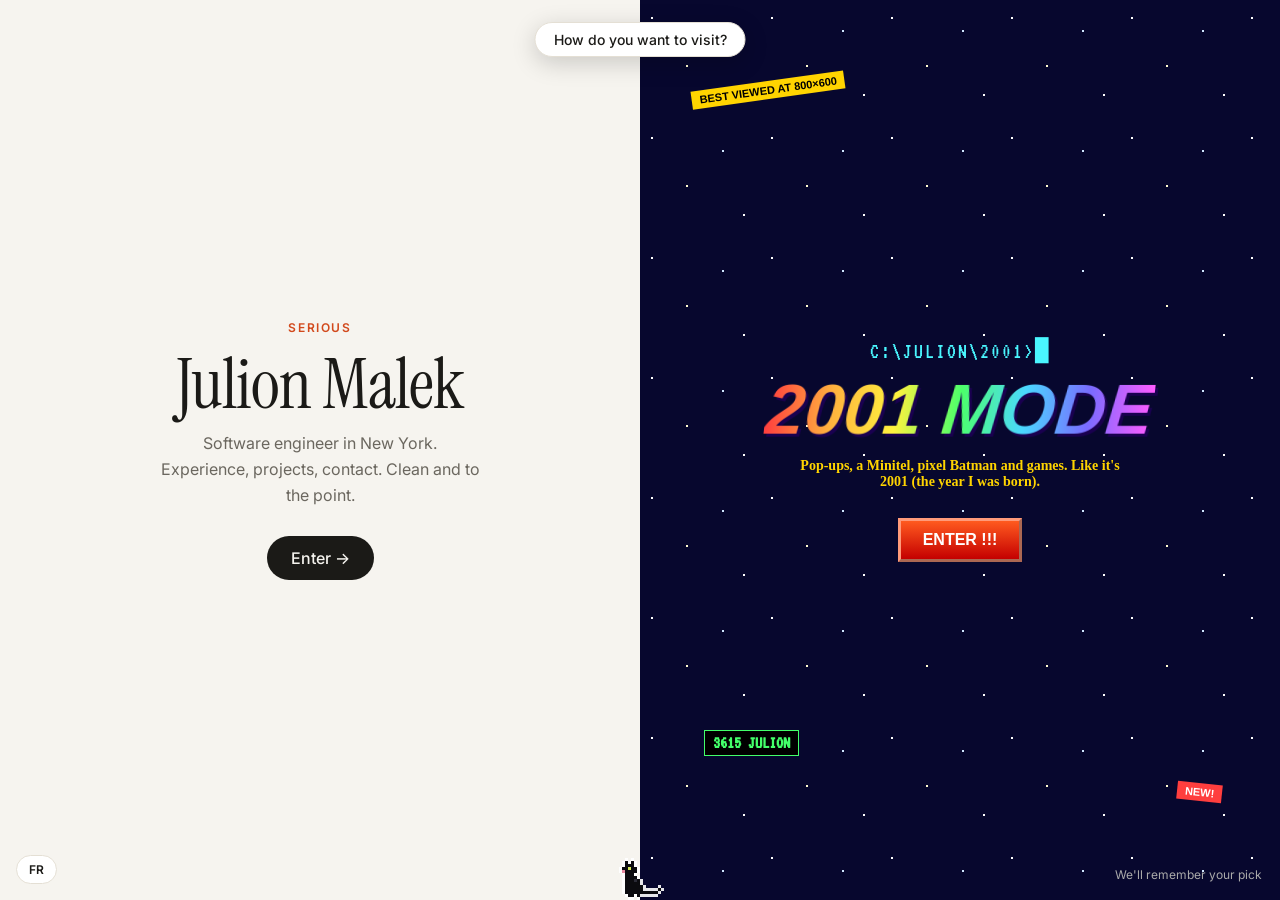
<file: index.html>
<!doctype html>
<html lang="en">
<head>
  <meta charset="utf-8">
  <meta name="viewport" content="width=device-width, initial-scale=1">
  <title>Julion Malek</title>
  <meta name="description" content="Julion Malek, software engineer in New York. Pick your version: serious, or 2001.">
  <script>
    // Returning visitors go straight to the version they picked last time.
    // Add ?choose to the URL to see this page again.
    try {
      var pref = localStorage.getItem("site");
      if (pref && location.search.indexOf("choose") === -1) location.replace(pref === "y2k" ? "/y2k/" : "/pro/");
    } catch (e) {}
  </script>
  <link rel="icon" href="/favicon.ico" sizes="any">
  <link rel="icon" href="/favicon.svg" type="image/svg+xml">
  <link rel="apple-touch-icon" href="/apple-touch-icon.png">
  <link rel="preconnect" href="https://fonts.googleapis.com">
  <link rel="preconnect" href="https://fonts.gstatic.com" crossorigin>
  <link href="https://fonts.googleapis.com/css2?family=Instrument+Serif&family=Inter:wght@400;500;600&family=VT323&display=swap" rel="stylesheet">
  <style>
    * { box-sizing: border-box; }
    html, body { margin: 0; height: 100%; }
    body { background: #f6f4ef; overflow: hidden; }
    .split { display: grid; grid-template-columns: 1fr 1fr; height: 100%; }
    .side {
      position: relative; display: flex; flex-direction: column; justify-content: center; align-items: center;
      text-align: center; padding: 40px 32px; text-decoration: none; overflow: hidden;
      transition: flex .3s;
    }
    .side .go { margin-top: 28px; display: inline-block; transition: transform .2s; }
    .side:hover .go, .side:focus-visible .go { transform: translateY(-3px) scale(1.04); }

    /* serious */
    .pro { background: #f6f4ef; color: #1b1a17; font-family: Inter, -apple-system, sans-serif; }
    .pro .kicker { font-size: 12px; letter-spacing: 1.6px; text-transform: uppercase; color: #d2491c; font-weight: 600; }
    .pro h2 { font: 400 clamp(40px, 5.5vw, 72px)/1 "Instrument Serif", Georgia, serif; margin: 14px 0 12px; letter-spacing: -1px; }
    .pro p { color: #6b675f; max-width: 320px; margin: 0; line-height: 1.6; }
    .pro .go { background: #1b1a17; color: #f6f4ef; padding: 12px 24px; border-radius: 999px; font-weight: 500; }

    /* y2k */
    .y2k {
      color: #fff; font-family: Verdana, sans-serif;
      background-color: #07072e;
      background-image:
        radial-gradient(1.2px 1.2px at 12px 18px, #fff 99%, transparent),
        radial-gradient(1px 1px at 47px 66px, #fffbd0 99%, transparent),
        radial-gradient(1.5px 1.5px at 83px 31px, #cfe6ff 99%, transparent),
        radial-gradient(1px 1px at 104px 95px, #fff 99%, transparent);
      background-size: 120px 120px;
    }
    .y2k .kicker { font: 22px VT323, monospace; color: #4af6ff; letter-spacing: 2px; }
    .y2k .kicker::after { content: "█"; animation: blink 1s steps(1) infinite; }
    .y2k h2 {
      font: italic 900 clamp(40px, 5.5vw, 72px)/1 Impact, "Arial Black", sans-serif; margin: 12px 0;
      background: linear-gradient(90deg, #ff3e3e, #ffb13e, #fff23e, #4cff6a, #4ad8ff, #7a6bff, #ff5cff);
      -webkit-background-clip: text; background-clip: text; color: transparent;
      filter: drop-shadow(3px 3px 0 #1a0050); transform: skewX(-6deg);
    }
    .y2k p { font: bold 14px "Comic Sans MS", "Chalkboard SE", cursive; color: #ffd400; max-width: 320px; margin: 0; }
    .y2k .go {
      background: linear-gradient(#ff5a1f, #c40000); color: #fff; border: 3px outset #ff9a7a;
      font: bold 16px "Arial Black", Verdana, sans-serif; padding: 10px 22px;
      animation: blink 1.2s steps(1) infinite;
    }
    .y2k .tag { position: absolute; font: bold 11px Verdana, sans-serif; padding: 3px 8px; transform: rotate(-8deg); }
    .y2k .t1 { top: 9%; left: 8%; background: #ffd400; color: #000; }
    .y2k .t2 { bottom: 11%; right: 9%; background: #ff3e3e; color: #fff; transform: rotate(6deg); animation: blink .9s steps(1) infinite; }
    .y2k .t3 { bottom: 16%; left: 10%; background: #000; color: #43ff6a; font-family: VT323, monospace; font-size: 18px; border: 1px solid #43ff6a; transform: none; }
    @keyframes blink { 50% { opacity: 0; } }

    /* the question + Batman on the seam */
    .question {
      position: fixed; top: 22px; left: 50%; transform: translateX(-50%); z-index: 2;
      background: #fff; color: #1b1a17; border: 1px solid #e4dfd4; border-radius: 999px;
      padding: 8px 18px; font: 500 14px Inter, sans-serif; white-space: nowrap; box-shadow: 0 6px 24px rgba(0,0,0,.18);
    }
    #seam-cat { position: fixed; left: 50%; bottom: 0; transform: translateX(-50%); image-rendering: pixelated; z-index: 2; pointer-events: none; }
    .lang {
      position: fixed; bottom: 16px; left: 16px; z-index: 3; font: 600 12px Inter, sans-serif;
      background: #fff; border: 1px solid #e4dfd4; border-radius: 999px; padding: 6px 12px; cursor: pointer; color: #1b1a17;
    }
    .note { position: fixed; bottom: 18px; right: 18px; z-index: 3; font: 12px Inter, sans-serif; color: #aaa; }

    @media (max-width: 720px) {
      body { overflow: auto; }
      .split { grid-template-columns: 1fr; grid-template-rows: 1fr 1fr; min-height: 100%; }
      .question { position: absolute; }
      #seam-cat { display: none; }
      .side { padding-top: 72px; }
      .note { display: none; }
    }
    @media (prefers-reduced-motion: reduce) { * { animation: none !important; transition: none !important; } }
  </style>
</head>
<body>
  <div class="question" id="q">How do you want to visit?</div>
  <main class="split">
    <a class="side pro" href="/pro/" data-site="pro">
      <span class="kicker" data-t="pro_k">Serious</span>
      <h2>Julion Malek</h2>
      <p data-t="pro_p">Software engineer in New York. Experience, projects, contact. Clean and to the point.</p>
      <span class="go" data-t="pro_go">Enter →</span>
    </a>
    <a class="side y2k" href="/y2k/" data-site="y2k">
      <span class="tag t1" data-t="t1">BEST VIEWED AT 800×600</span>
      <span class="tag t3">3615 JULION</span>
      <span class="tag t2">NEW!</span>
      <span class="kicker" data-t="y2k_k">C:\JULION\2001&gt;</span>
      <h2 data-t="y2k_h">2001 MODE</h2>
      <p data-t="y2k_p">Pop-ups, a Minitel, pixel Batman and games. Like it's 2001 (the year I was born).</p>
      <span class="go" data-t="y2k_go">ENTER !!!</span>
    </a>
  </main>
  <canvas id="seam-cat" width="54" height="42" aria-hidden="true"></canvas>
  <button class="lang" id="lang">FR</button>
  <span class="note" data-t="note">We'll remember your pick</span>

  <script src="/assets/js/sprites.js"></script>
  <script>
    (function () {
      var T = {
        en: { q: "How do you want to visit?", pro_k: "Serious", pro_p: "Software engineer in New York. Experience, projects, contact. Clean and to the point.", pro_go: "Enter →",
              t1: "BEST VIEWED AT 800×600", y2k_k: "C:\\JULION\\2001>", y2k_h: "2001 MODE", y2k_p: "Pop-ups, a Minitel, pixel Batman and games. Like it's 2001 (the year I was born).", y2k_go: "ENTER !!!", note: "We'll remember your pick", lang: "FR" },
        fr: { q: "Comment voulez-vous visiter ?", pro_k: "Sérieux", pro_p: "Ingénieur logiciel à New York. Parcours, projets, contact. Clair et net.", pro_go: "Entrer →",
              t1: "AFFICHAGE OPTIMAL 800×600", y2k_k: "C:\\JULION\\2001>", y2k_h: "MODE 2001", y2k_p: "Des pop-ups, un Minitel, Batman en pixels et des jeux. Comme en 2001 (l'année de ma naissance).", y2k_go: "ENTRER !!!", note: "Votre choix sera mémorisé", lang: "EN" },
      };
      var get = function (k, d) { try { var v = localStorage.getItem(k); return v === null ? d : v; } catch (e) { return d; } };
      var set = function (k, v) { try { localStorage.setItem(k, v); } catch (e) {} };
      var lang = get("lang", (navigator.language || "en").toLowerCase().indexOf("fr") === 0 ? "fr" : "en");
      function render() {
        var t = T[lang];
        document.documentElement.lang = lang;
        document.getElementById("q").textContent = t.q;
        document.getElementById("lang").textContent = t.lang;
        document.querySelectorAll("[data-t]").forEach(function (el) { el.textContent = t[el.dataset.t]; });
      }
      document.getElementById("lang").addEventListener("click", function () { lang = lang === "fr" ? "en" : "fr"; set("lang", lang); render(); });
      document.querySelectorAll("[data-site]").forEach(function (a) { a.addEventListener("click", function () { set("site", a.dataset.site); }); });
      render();

      // Batman sits on the seam and looks toward whichever side you hover
      var c = document.getElementById("seam-cat").getContext("2d");
      var draw = function (flip) { c.clearRect(0, 0, 54, 42); Sprites.draw(c, "sit", 3, 3, 3, { flip: flip, outline: "rgba(255,255,255,.9)" }); };
      draw(true);
      document.querySelector(".pro").addEventListener("mouseenter", function () { draw(true); });
      document.querySelector(".y2k").addEventListener("mouseenter", function () { draw(false); });
    })();
  </script>
</body>
</html>
</file>
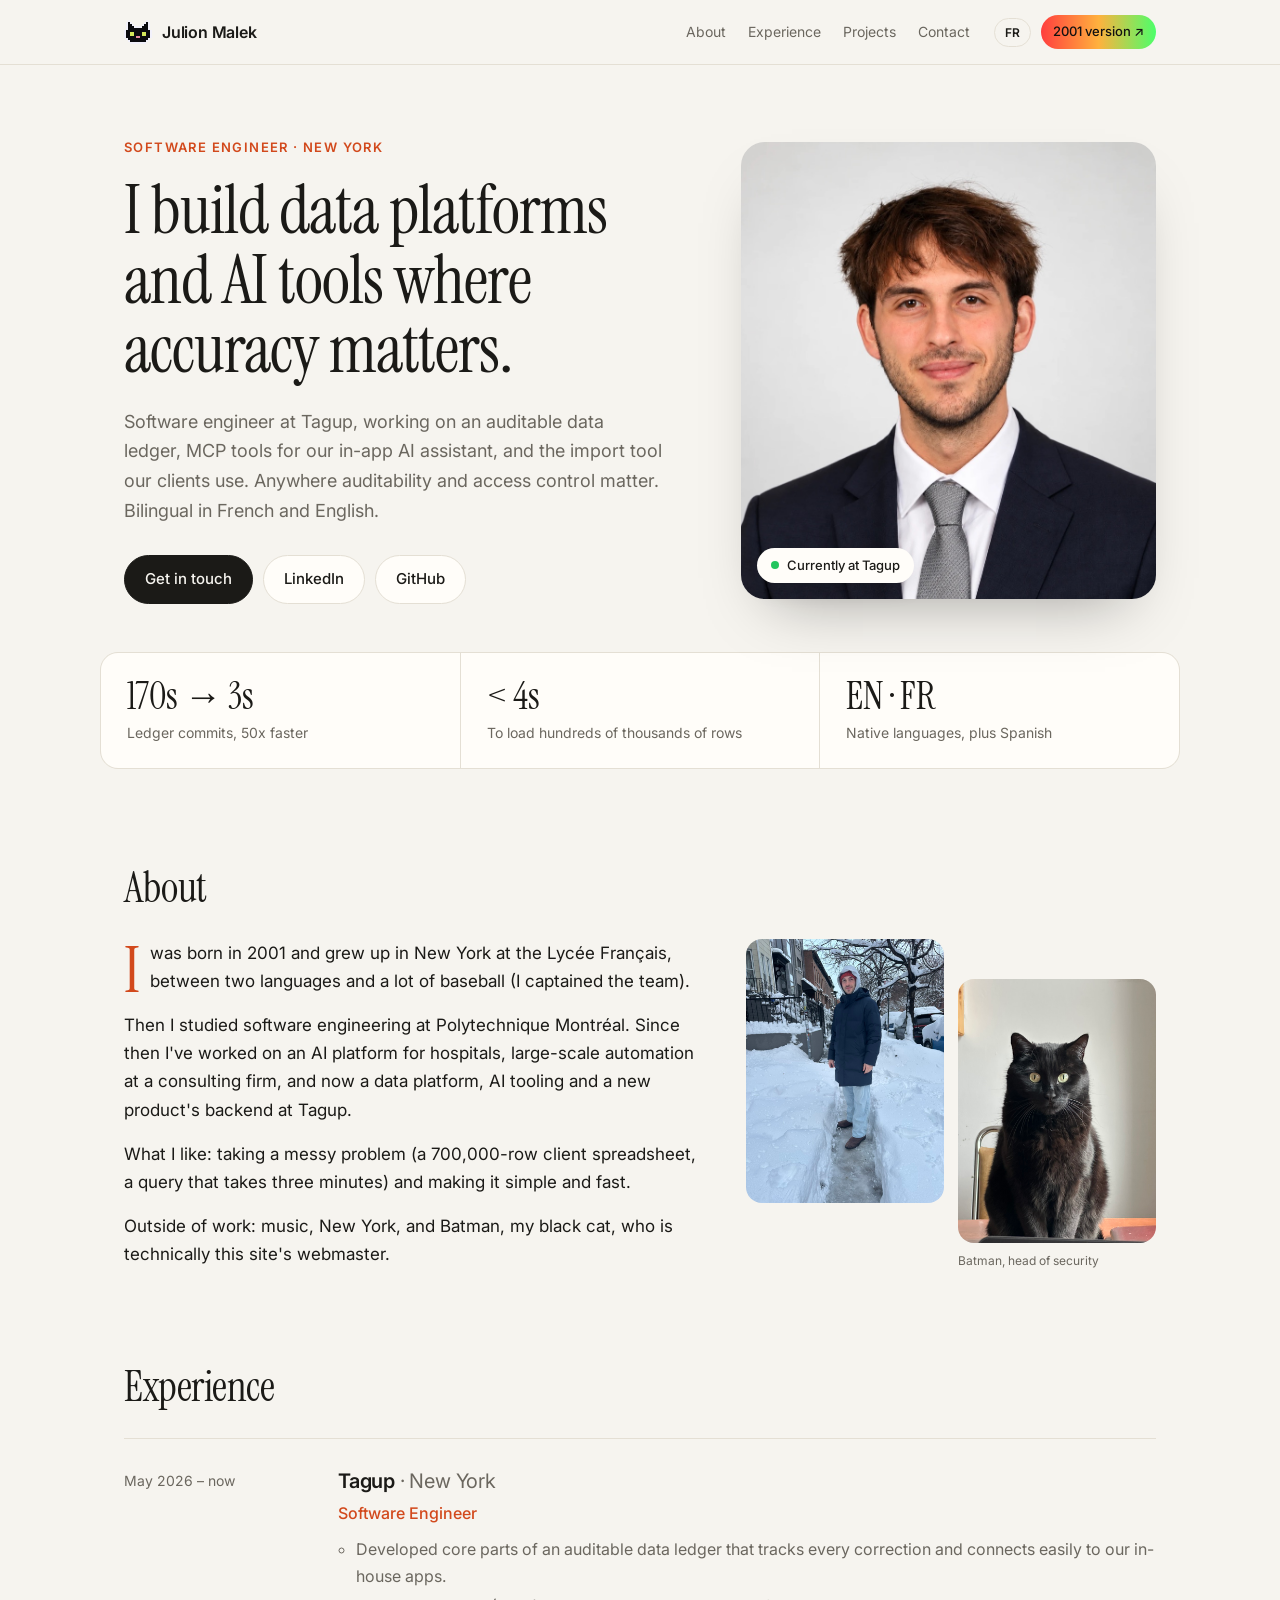
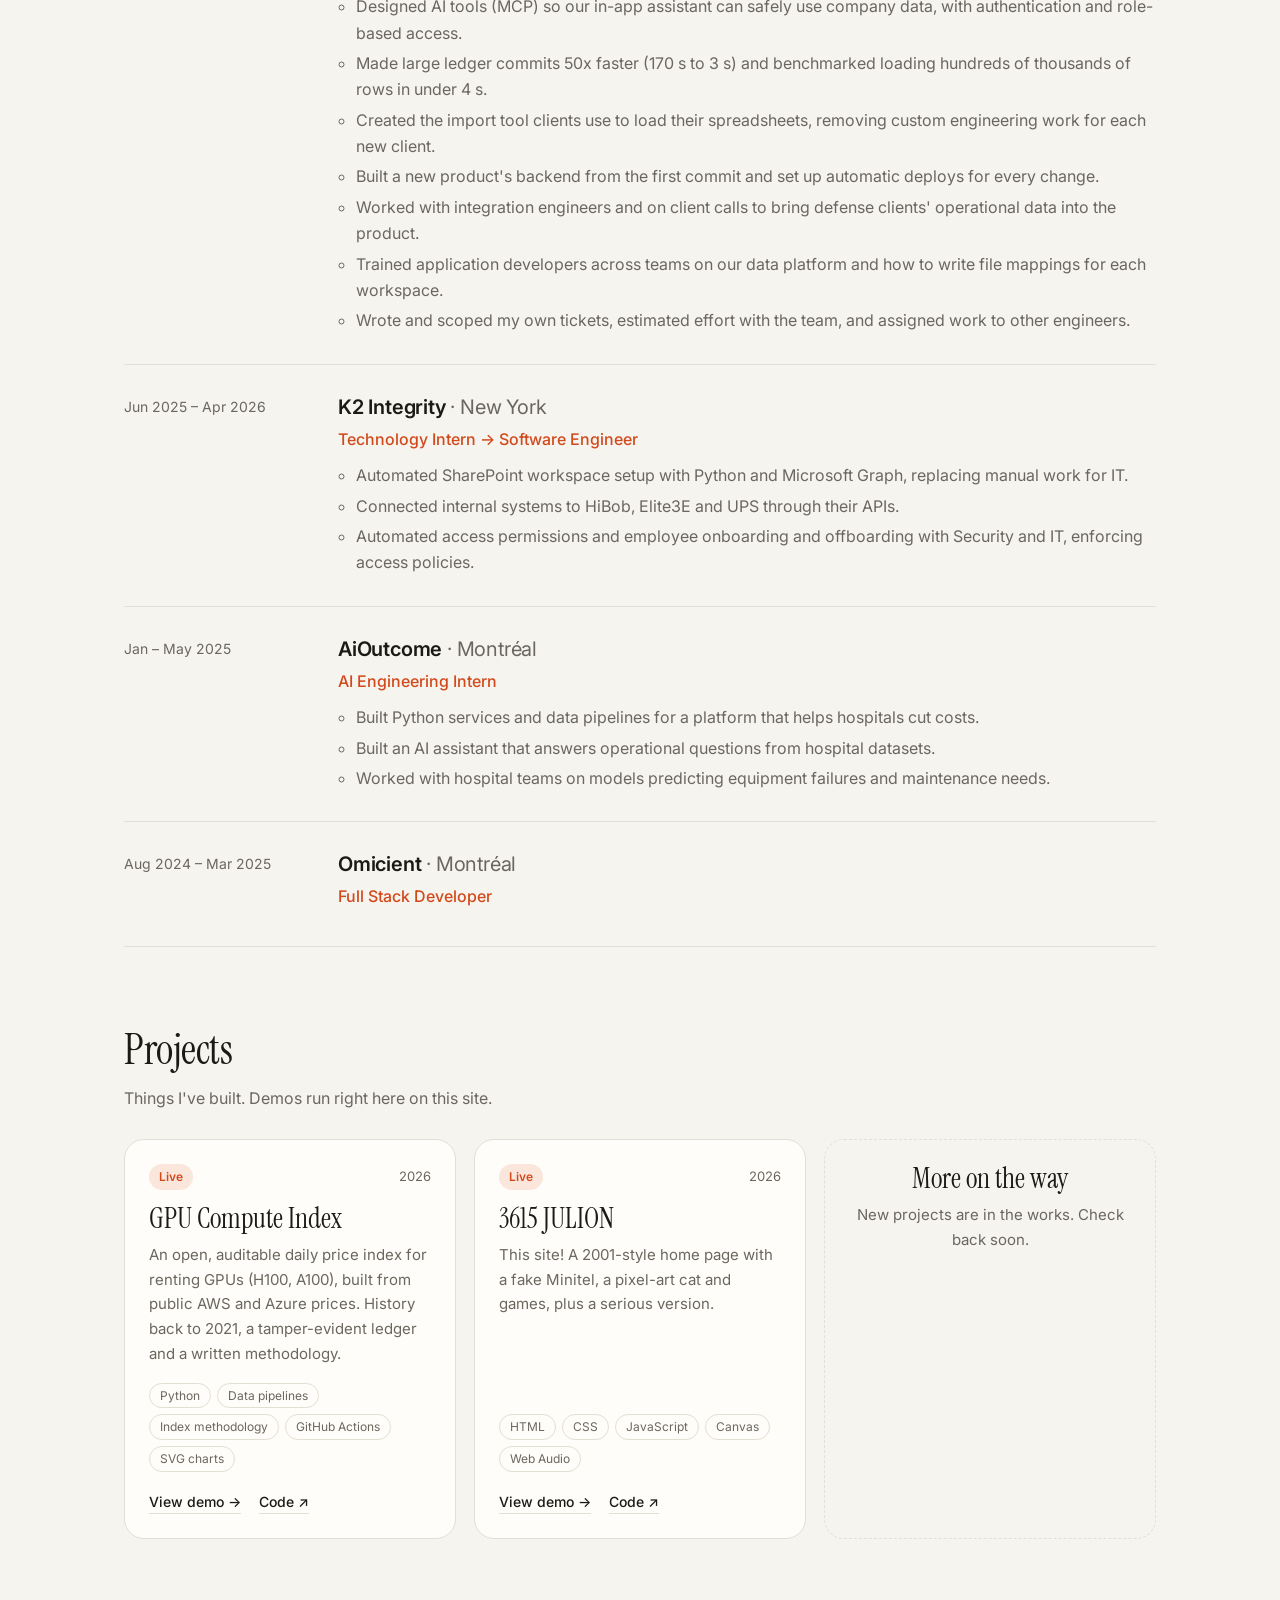
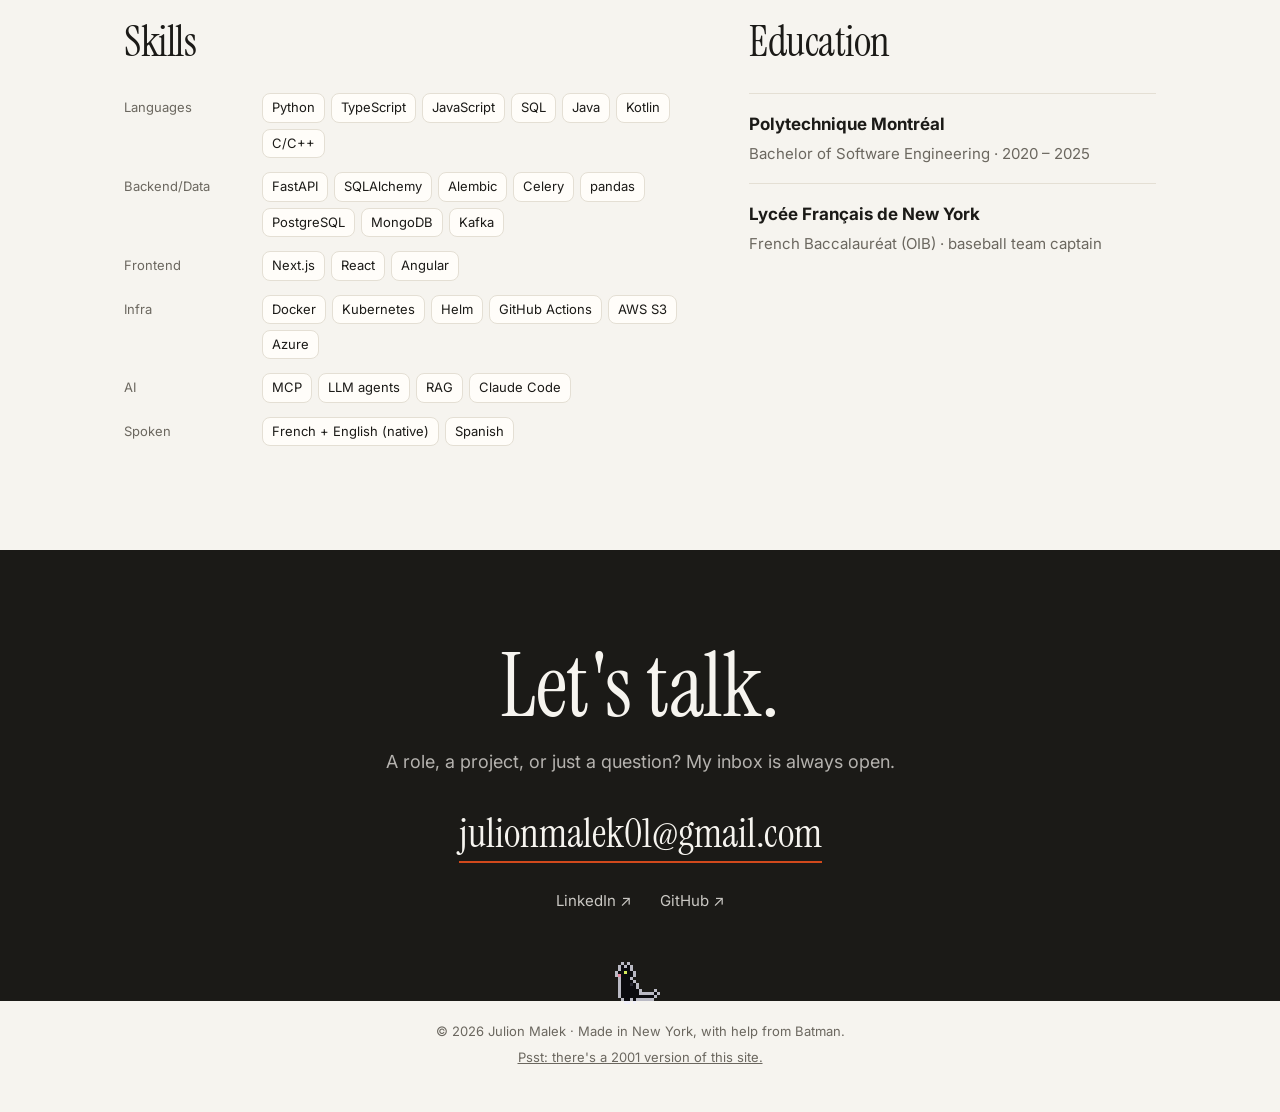
<file: pro/index.html>
<!doctype html>
<html lang="en">
<head>
  <meta charset="utf-8">
  <meta name="viewport" content="width=device-width, initial-scale=1">
  <title>Julion Malek · Software Engineer</title>
  <meta name="description" content="Julion Malek, software engineer in New York. Data platforms, AI tools (MCP), Python, PostgreSQL.">
  <link rel="icon" href="/favicon.ico" sizes="any">
  <link rel="icon" href="/favicon.svg" type="image/svg+xml">
  <link rel="apple-touch-icon" href="/apple-touch-icon.png">
  <link rel="preconnect" href="https://fonts.googleapis.com">
  <link rel="preconnect" href="https://fonts.gstatic.com" crossorigin>
  <link href="https://fonts.googleapis.com/css2?family=Instrument+Serif:ital@0;1&family=Inter:wght@400;500;600&display=swap" rel="stylesheet">
  <link rel="stylesheet" href="/assets/css/pro.css">
</head>
<body>
  <header class="nav">
    <div class="wrap nav-inner">
      <a class="logo" href="#top"><canvas id="logo-cat" width="28" height="24" aria-hidden="true"></canvas>Julion Malek</a>
      <nav class="nav-links">
        <a href="#about" data-t="nav_about">About</a>
        <a href="#experience" data-t="nav_exp">Experience</a>
        <a href="#projects" data-t="nav_projects">Projects</a>
        <a href="#contact" data-t="nav_contact">Contact</a>
      </nav>
      <div class="nav-actions">
        <button class="lang" id="lang" aria-label="Switch language">FR</button>
        <a class="y2k-btn" id="to-y2k" href="/y2k/"><span data-t="y2k">2001 version</span> ↗</a>
      </div>
    </div>
  </header>

  <main id="top">
    <section class="hero wrap">
      <div class="hero-text">
        <p class="eyebrow" data-t="eyebrow">Software Engineer · New York</p>
        <h1 data-t="hero">I build the plumbing that gets messy data where it needs to go.</h1>
        <p class="lead" data-t="hero_sub"></p>
        <div class="cta">
          <a class="btn primary" id="mail-btn" href="#"><span data-t="cta_mail">Get in touch</span></a>
          <a class="btn" id="li-btn" href="#" target="_blank" rel="noopener">LinkedIn</a>
          <a class="btn" id="gh-btn" href="#" target="_blank" rel="noopener">GitHub</a>
        </div>
      </div>
      <figure class="hero-photo">
        <img src="/assets/img/julion-headshot.jpg" alt="Julion Malek">
        <figcaption><span class="pulse"></span><span data-t="now">Currently at Tagup</span></figcaption>
      </figure>
    </section>

    <section class="stats wrap">
      <div class="stat"><b>170s → 3s</b><span data-t="stat1"></span></div>
      <div class="stat"><b>&lt; 4s</b><span data-t="stat2"></span></div>
      <div class="stat"><b>EN · FR</b><span data-t="stat3"></span></div>
    </section>

    <section class="section wrap about" id="about">
      <h2 data-t="about_title">About</h2>
      <div class="about-grid">
        <div class="about-text" id="about-text"></div>
        <div class="about-photos">
          <figure><img src="/assets/img/julion-snow.jpg" alt="" loading="lazy"></figure>
          <figure><img src="/assets/img/batman-3.jpg" alt="Batman the cat" loading="lazy"><figcaption data-t="batman_cap"></figcaption></figure>
        </div>
      </div>
    </section>

    <section class="section wrap" id="experience">
      <h2 data-t="exp_title">Experience</h2>
      <ol class="timeline" id="timeline"></ol>
    </section>

    <section class="section wrap" id="projects">
      <h2 data-t="projects_title">Projects</h2>
      <p class="section-sub" data-t="projects_sub"></p>
      <div class="cards" id="cards"></div>
    </section>

    <section class="section wrap two-col">
      <div>
        <h2 data-t="skills_title">Skills</h2>
        <dl class="skills" id="skills"></dl>
      </div>
      <div>
        <h2 data-t="edu_title">Education</h2>
        <div id="edu"></div>
      </div>
    </section>

    <section class="contact" id="contact">
      <div class="wrap">
        <h2 data-t="contact_title">Let's talk.</h2>
        <p data-t="contact_sub"></p>
        <a class="big-mail" id="big-mail" href="#"></a>
        <div class="contact-links">
          <a id="li-2" href="#" target="_blank" rel="noopener">LinkedIn ↗</a>
          <a id="gh-2" href="#" target="_blank" rel="noopener">GitHub ↗</a>
        </div>
      </div>
    </section>
  </main>

  <footer class="foot wrap">
    <canvas id="foot-cat" width="64" height="48" aria-hidden="true" title="Batman"></canvas>
    <p>© 2026 Julion Malek · <span data-t="footer"></span></p>
    <p><a href="/y2k/" id="psst" data-t="psst"></a></p>
  </footer>

  <script src="/assets/js/content.js"></script>
  <script src="/assets/js/sprites.js"></script>
  <script src="/assets/js/pro.js"></script>
</body>
</html>
</file>
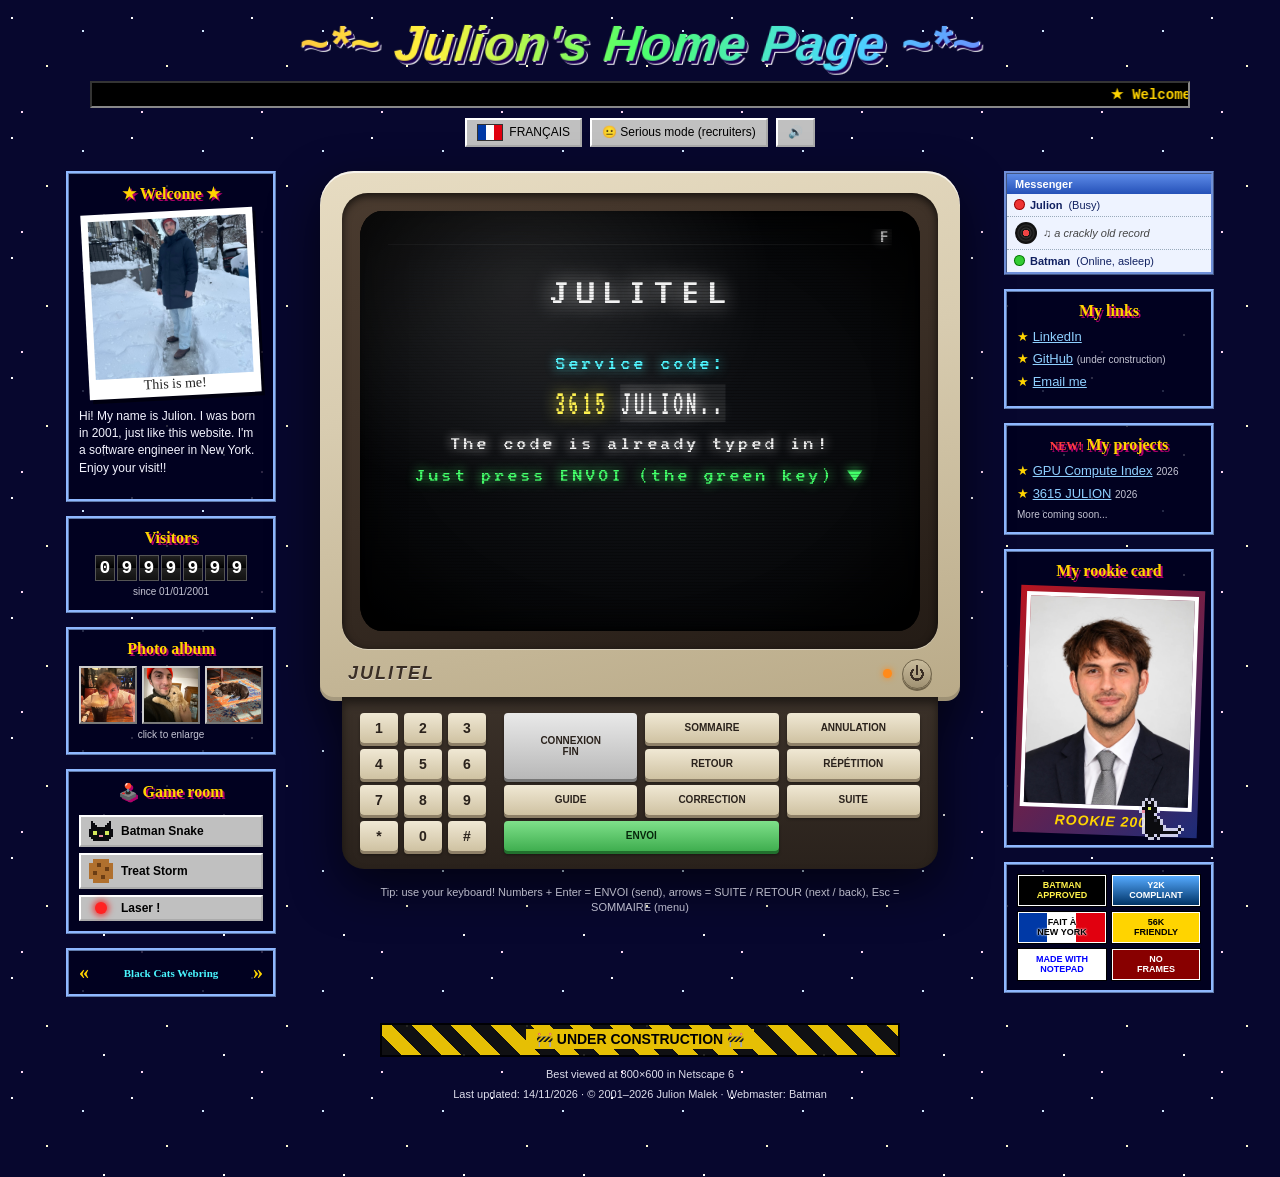
<file: y2k/index.html>
<!doctype html>
<html lang="fr">
<head>
  <meta charset="utf-8">
  <meta name="viewport" content="width=device-width, initial-scale=1">
  <title>3615 JULION — La page perso de Julion Malek</title>
  <meta name="description" content="Julion Malek, software engineer in New York. Born in 2001, like this website.">
  <link rel="icon" href="/favicon.ico" sizes="any">
  <link rel="icon" href="/favicon.svg" type="image/svg+xml">
  <link rel="apple-touch-icon" href="/apple-touch-icon.png">
  <link rel="preconnect" href="https://fonts.googleapis.com">
  <link rel="preconnect" href="https://fonts.gstatic.com" crossorigin>
  <link href="https://fonts.googleapis.com/css2?family=VT323&display=swap" rel="stylesheet">
  <link rel="stylesheet" href="/assets/css/style.css">
</head>
<body>
  <!-- ================= 2001 HOMEPAGE FRAME ================= -->
  <header class="top">
    <h1 class="wordart" data-i18n="title">~*~ La page perso de Julion ~*~</h1>
    <marquee class="ticker" scrollamount="5" data-i18n="ticker">★ Bienvenue sur mon site !!! ★ Branchez le Julitel ci-dessous et tapez 3615 JULION ★ Batman (le chat) est le webmaster ★ Signez mon livre d'or ★ Ce site est optimisé pour un modem 56k ★</marquee>
    <div class="top-buttons">
      <button class="flag-btn" id="lang-toggle" title="Français / English">
        <span class="flag" id="flag"><i></i><i></i><i></i></span>
        <span id="lang-label">ENGLISH</span>
      </button>
      <button class="bevel-btn" id="boring-btn" data-i18n="boring">😐 Mode sérieux (recruteurs)</button>
      <button class="bevel-btn" id="sound-btn">🔊</button>
    </div>
  </header>

  <main class="layout">
    <!-- LEFT COLUMN -->
    <aside class="col left">
      <section class="box">
        <h2 class="box-title blink-slow" data-i18n="welcome">★ Bienvenue ★</h2>
        <div class="polaroid tilt-l" data-view="/assets/img/julion-snow.jpg" data-cap="cap_snow">
          <img src="/assets/img/julion-snow.jpg" alt="Julion in the snow" loading="lazy">
          <span data-i18n="cap_me">C'est moi !</span>
        </div>
        <p class="small" data-i18n="intro">Salut ! Je m'appelle Julion. Je suis né en 2001, tout comme ce site. Je suis ingénieur logiciel à New York. Bonne visite !!</p>
      </section>

      <section class="box">
        <h2 class="box-title" data-i18n="visitors">Visiteurs</h2>
        <div class="counter" id="counter" aria-label="visitor counter"></div>
        <p class="tiny" data-i18n="since">depuis le 01/01/2001</p>
      </section>

      <section class="box">
        <h2 class="box-title" data-i18n="album">Album photo</h2>
        <div class="thumbs">
          <button class="thumb" data-view="/assets/img/julion-guinness.jpg" data-cap="cap_guinness"><img src="/assets/img/julion-guinness.jpg" alt="" loading="lazy"></button>
          <button class="thumb" data-view="/assets/img/julion-puppy.jpg" data-cap="cap_puppy"><img src="/assets/img/julion-puppy.jpg" alt="" loading="lazy"></button>
          <button class="thumb" data-view="/assets/img/batman-4.jpg" data-cap="cap_b4"><img src="/assets/img/batman-4.jpg" alt="" loading="lazy"></button>
        </div>
        <p class="tiny" data-i18n="click_enlarge">cliquez pour agrandir</p>
      </section>

      <section class="box games-box">
        <h2 class="box-title" data-i18n="games_room">🕹️ Salle de jeux</h2>
        <button class="game-btn" data-game="snake"><canvas class="sprite" data-sprite="face" width="24" height="20"></canvas><span data-i18n="g_snake">Batman Serpent</span></button>
        <button class="game-btn" data-game="catch"><canvas class="sprite" data-sprite="croq" width="24" height="24"></canvas><span data-i18n="g_catch">Pluie de croquettes</span></button>
        <button class="game-btn" data-game="laser"><span class="laser-dot"></span><span>Laser !</span></button>
      </section>

      <section class="box webring">
        <span>&laquo;</span>
        <span data-i18n="webring">Webring des Chats Noirs</span>
        <span>&raquo;</span>
      </section>
    </aside>

    <!-- CENTER: THE JULITEL -->
    <section class="middle">
      <div class="julitel" id="julitel">
        <div class="case">
          <div class="bezel">
            <div class="screen" id="screen" tabindex="0" aria-live="polite">
              <div class="screen-inner" id="screen-inner"></div>
              <div class="scanlines"></div>
              <div class="glare"></div>
            </div>
          </div>
          <div class="case-bottom">
            <span class="brand">JULITEL</span>
            <span class="led" id="led"></span>
            <button class="power" id="power" title="Marche / Arrêt">⏻</button>
          </div>
        </div>
        <div class="keyboard">
          <div class="keypad" id="keypad">
            <button data-key="1">1</button><button data-key="2">2</button><button data-key="3">3</button>
            <button data-key="4">4</button><button data-key="5">5</button><button data-key="6">6</button>
            <button data-key="7">7</button><button data-key="8">8</button><button data-key="9">9</button>
            <button data-key="*">*</button><button data-key="0">0</button><button data-key="#">#</button>
          </div>
          <div class="fkeys">
            <button class="fk conn" data-fn="CONNEXION">Connexion<br>Fin</button>
            <button class="fk" data-fn="SOMMAIRE">Sommaire</button>
            <button class="fk" data-fn="ANNULATION">Annulation</button>
            <button class="fk" data-fn="RETOUR">Retour</button>
            <button class="fk" data-fn="REPETITION">Répétition</button>
            <button class="fk" data-fn="GUIDE">Guide</button>
            <button class="fk" data-fn="CORRECTION">Correction</button>
            <button class="fk" data-fn="SUITE">Suite</button>
            <button class="fk envoi" data-fn="ENVOI">Envoi</button>
          </div>
        </div>
      </div>
      <p class="hint" data-i18n="hint">Astuce : utilisez votre clavier ! Chiffres + Entrée = ENVOI, flèches = SUITE / RETOUR, Échap = SOMMAIRE</p>
    </section>

    <!-- RIGHT COLUMN -->
    <aside class="col right">
      <section class="box messenger">
        <div class="msn-head">Messenger</div>
        <div class="msn-row"><span class="dot busy"></span> <b>Julion</b> <span data-i18n="busy">(Occupé)</span></div>
        <div class="msn-row now"><span class="vinyl"></span><span id="now-playing"></span></div>
        <div class="msn-row"><span class="dot online"></span> <b>Batman</b> <span data-i18n="online">(En ligne, dort)</span></div>
      </section>

      <section class="box">
        <h2 class="box-title" data-i18n="links">Mes liens</h2>
        <ul class="links">
          <li><a href="https://www.linkedin.com/in/julion-malek-7a814a267/" target="_blank" rel="noopener">LinkedIn</a></li>
          <li><a href="https://github.com/julionmalek" target="_blank" rel="noopener">GitHub</a> <span class="tiny" data-i18n="wip">(en construction)</span></li>
          <li><a href="#" data-goto="contact" data-i18n="email_me">M'écrire</a></li>
        </ul>
      </section>

      <section class="box">
        <h2 class="box-title"><span class="new">NEW!</span> <span data-i18n="my_projects">Mes projets</span></h2>
        <ul class="links" id="y2k-projects"></ul>
        <p class="tiny" data-i18n="more_soon">D'autres arrivent bientôt...</p>
      </section>

      <section class="box">
        <h2 class="box-title" data-i18n="card_title">Ma carte rookie</h2>
        <button class="mini-card" id="open-card" aria-label="Open baseball card">
          <img src="/assets/img/julion-headshot.jpg" alt="">
          <span>ROOKIE 2001</span>
        </button>
      </section>

      <section class="box badges">
        <span class="b88 b-cat">BATMAN<br>APPROVED</span>
        <span class="b88 b-y2k">Y2K<br>COMPLIANT</span>
        <span class="b88 b-fr">FAIT À<br>NEW YORK</span>
        <span class="b88 b-56k">56K<br>FRIENDLY</span>
        <span class="b88 b-np">MADE WITH<br>NOTEPAD</span>
        <span class="b88 b-no">NO<br>FRAMES</span>
      </section>
    </aside>
  </main>

  <footer class="foot">
    <div class="construction"><span data-i18n="construction">🚧 SITE EN CONSTRUCTION 🚧</span></div>
    <p data-i18n="best_viewed">Meilleur affichage en 800×600 avec Netscape 6</p>
    <p><span data-i18n="updated">Dernière mise à jour :</span> 14/11/2026 · © 2001–2026 Julion Malek · <span data-i18n="webmaster">Webmaster : Batman</span></p>
  </footer>

  <div id="windows"></div>
  <canvas id="cat" width="48" height="36" aria-hidden="true"></canvas>
  <div id="cat-bubble" class="cat-bubble" hidden></div>

  <script src="/assets/js/content.js"></script>
  <script src="/assets/js/ui.js"></script>
  <script src="/assets/js/sprites.js"></script>
  <script src="/assets/js/games.js"></script>
  <script src="/assets/js/minitel.js"></script>
  <script src="/assets/js/cat.js"></script>
  <script src="/assets/js/main.js"></script>
</body>
</html>
</file>
<file: assets/css/pro.css>
/* Julion Malek — the serious site */
:root {
  --bg: #f6f4ef;
  --surface: #fffdf9;
  --ink: #1b1a17;
  --muted: #6b675f;
  --line: #e4dfd4;
  --accent: #d2491c;
  --accent-soft: #fbe6dc;
  --serif: "Instrument Serif", Georgia, "Times New Roman", serif;
  --sans: Inter, -apple-system, BlinkMacSystemFont, "Segoe UI", Helvetica, Arial, sans-serif;
}
@media (prefers-color-scheme: dark) {
  :root {
    --bg: #131210; --surface: #1c1a17; --ink: #f1ede4; --muted: #a39d91; --line: #2f2c27;
    --accent: #ff7a45; --accent-soft: #3a2218;
  }
}
* { box-sizing: border-box; }
html { scroll-behavior: smooth; scroll-padding-top: 80px; }
body { margin: 0; background: var(--bg); color: var(--ink); font: 16px/1.65 var(--sans); -webkit-font-smoothing: antialiased; }
img { max-width: 100%; display: block; }
a { color: inherit; }
.wrap { max-width: 1080px; margin: 0 auto; padding: 0 24px; }

/* nav */
.nav { position: sticky; top: 0; z-index: 10; background: color-mix(in srgb, var(--bg) 85%, transparent); backdrop-filter: blur(10px); border-bottom: 1px solid var(--line); }
.nav-inner { display: flex; align-items: center; gap: 24px; height: 64px; }
.logo { display: flex; align-items: center; gap: 10px; font-weight: 600; text-decoration: none; letter-spacing: -.2px; }
.logo canvas { image-rendering: pixelated; }
.nav-links { display: flex; gap: 22px; margin-left: auto; font-size: 14px; }
.nav-links a { text-decoration: none; color: var(--muted); transition: color .15s; }
.nav-links a:hover { color: var(--ink); }
.nav-actions { display: flex; gap: 10px; align-items: center; }
.lang { font: 600 12px var(--sans); background: none; color: var(--ink); border: 1px solid var(--line); border-radius: 999px; padding: 6px 10px; cursor: pointer; }
.lang:hover { border-color: var(--ink); }
.y2k-btn {
  font-size: 13px; text-decoration: none; padding: 6px 12px; border-radius: 999px; font-weight: 500;
  background: linear-gradient(90deg, #ff3e3e, #ffb13e, #4cff6a, #4ad8ff, #a46bff); color: #111;
  background-size: 200% 100%; transition: background-position .5s;
}
.y2k-btn:hover { background-position: 100% 0; }

/* hero */
.hero { display: grid; grid-template-columns: 1.35fr 1fr; gap: 56px; align-items: center; padding-top: 72px; padding-bottom: 48px; }
.eyebrow { color: var(--accent); font-weight: 600; font-size: 13px; letter-spacing: 1.4px; text-transform: uppercase; margin: 0 0 18px; }
h1 { font: 400 clamp(40px, 6vw, 68px)/1.02 var(--serif); letter-spacing: -1px; margin: 0 0 22px; }
.lead { font-size: 18px; color: var(--muted); max-width: 540px; margin: 0 0 30px; }
.cta { display: flex; gap: 10px; flex-wrap: wrap; }
.btn { display: inline-flex; align-items: center; padding: 11px 20px; border-radius: 999px; border: 1px solid var(--line); text-decoration: none; font-weight: 500; font-size: 15px; background: var(--surface); transition: transform .15s, border-color .15s; }
.btn:hover { transform: translateY(-1px); border-color: var(--ink); }
.btn.primary { background: var(--ink); color: var(--bg); border-color: var(--ink); }
.hero-photo { margin: 0; position: relative; }
.hero-photo img { border-radius: 24px; aspect-ratio: 4 / 4.4; object-fit: cover; width: 100%; box-shadow: 0 30px 60px -30px rgba(0,0,0,.35); }
.hero-photo figcaption {
  position: absolute; left: 16px; bottom: 16px; display: flex; align-items: center; gap: 8px;
  background: var(--surface); color: var(--ink); padding: 7px 14px; border-radius: 999px; font-size: 13px; font-weight: 500;
  box-shadow: 0 6px 20px rgba(0,0,0,.15);
}
.pulse { width: 8px; height: 8px; border-radius: 50%; background: #22c55e; box-shadow: 0 0 0 0 rgba(34,197,94,.6); animation: pulse 2s infinite; }
@keyframes pulse { 70% { box-shadow: 0 0 0 8px rgba(34,197,94,0); } 100% { box-shadow: 0 0 0 0 rgba(34,197,94,0); } }

/* stats */
.stats { display: grid; grid-template-columns: repeat(3, 1fr); gap: 1px; background: var(--line); border: 1px solid var(--line); border-radius: 18px; overflow: hidden; padding: 0; margin-bottom: 24px; }
.stats .stat { background: var(--surface); padding: 24px 26px; display: flex; flex-direction: column; gap: 6px; }
.stats b { font: 400 38px/1 var(--serif); }
.stats span { color: var(--muted); font-size: 14px; }

/* sections */
.section { padding-top: 72px; padding-bottom: 8px; }
h2 { font: 400 42px/1.1 var(--serif); margin: 0 0 28px; letter-spacing: -.5px; }
.section-sub { color: var(--muted); margin: -16px 0 28px; }
.reveal { opacity: 0; transform: translateY(18px); transition: opacity .7s ease, transform .7s ease; }
.reveal.in { opacity: 1; transform: none; }

.about-grid { display: grid; grid-template-columns: 1.4fr 1fr; gap: 48px; }
.about-text p { margin: 0 0 16px; font-size: 17px; }
.about-text p:first-child::first-letter { font: 400 64px/0.8 var(--serif); float: left; margin: 6px 10px 0 0; color: var(--accent); }
.about-photos { display: grid; grid-template-columns: 1fr 1fr; gap: 14px; align-items: start; }
.about-photos figure { margin: 0; }
.about-photos img { border-radius: 16px; aspect-ratio: 3 / 4; object-fit: cover; width: 100%; }
.about-photos figure:nth-child(2) { margin-top: 40px; }
.about-photos figcaption { font-size: 12px; color: var(--muted); margin-top: 8px; }

.timeline { list-style: none; padding: 0; margin: 0; }
.timeline > li { display: grid; grid-template-columns: 190px 1fr; gap: 24px; padding: 26px 0; border-top: 1px solid var(--line); }
.timeline > li:last-child { border-bottom: 1px solid var(--line); }
.tl-date { color: var(--muted); font-size: 14px; padding-top: 4px; }
.tl-body h3 { margin: 0; font-size: 20px; font-weight: 600; letter-spacing: -.2px; }
.tl-body h3 span { font-weight: 400; color: var(--muted); }
.tl-role { margin: 2px 0 10px; color: var(--accent); font-weight: 500; }
.tl-body ul { margin: 0; padding-left: 18px; color: var(--muted); }
.tl-body li { margin: 4px 0; }

.cards { display: grid; grid-template-columns: repeat(auto-fill, minmax(300px, 1fr)); gap: 18px; }
.card { background: var(--surface); border: 1px solid var(--line); border-radius: 20px; padding: 24px; display: flex; flex-direction: column; transition: transform .2s, box-shadow .2s; }
.card:hover { transform: translateY(-3px); box-shadow: 0 20px 40px -24px rgba(0,0,0,.3); }
.card-top { display: flex; justify-content: space-between; align-items: center; margin-bottom: 14px; }
.badge { font-size: 12px; font-weight: 600; background: var(--accent-soft); color: var(--accent); padding: 3px 10px; border-radius: 999px; }
.year { color: var(--muted); font-size: 13px; }
.card h3 { margin: 0 0 8px; font: 400 28px/1.1 var(--serif); }
.card p { color: var(--muted); margin: 0 0 16px; font-size: 15px; flex: 1; }
.tags { list-style: none; padding: 0; margin: 0 0 18px; display: flex; flex-wrap: wrap; gap: 6px; }
.tags li { font-size: 12px; border: 1px solid var(--line); border-radius: 999px; padding: 2px 10px; color: var(--muted); }
.card-links { display: flex; gap: 18px; font-weight: 500; font-size: 14px; }
.card-links a { text-decoration: none; border-bottom: 1px solid var(--line); }
.card-links a:hover { border-color: var(--ink); }
.card.soon { background: transparent; border-style: dashed; justify-content: center; text-align: center; min-height: 220px; }
.card.soon:hover { transform: none; box-shadow: none; }

.two-col { display: grid; grid-template-columns: 1.4fr 1fr; gap: 56px; }
.skills { margin: 0; display: grid; grid-template-columns: 120px 1fr; gap: 14px 18px; }
.skills dt { color: var(--muted); font-size: 13px; text-transform: capitalize; padding-top: 4px; }
.skills dd { margin: 0; display: flex; flex-wrap: wrap; gap: 6px; }
.skills dd span { font-size: 13px; background: var(--surface); border: 1px solid var(--line); border-radius: 8px; padding: 3px 9px; }
.edu { padding: 16px 0; border-top: 1px solid var(--line); }
.edu h3 { margin: 0; font-size: 17px; }
.edu p { margin: 4px 0 0; color: var(--muted); font-size: 15px; }

.contact { margin-top: 96px; background: var(--ink); color: var(--bg); padding: 88px 0; text-align: center; }
.contact h2 { font-size: clamp(48px, 8vw, 88px); margin-bottom: 12px; }
.contact p { color: color-mix(in srgb, var(--bg) 70%, transparent); margin: 0 0 30px; font-size: 18px; }
.big-mail { font: 400 clamp(24px, 4vw, 40px) var(--serif); text-decoration: none; border-bottom: 2px solid var(--accent); padding-bottom: 2px; word-break: break-all; }
.big-mail:hover { color: var(--accent); }
.contact-links { display: flex; justify-content: center; gap: 28px; margin-top: 30px; font-size: 15px; }
.contact-links a { text-decoration: none; opacity: .8; }
.contact-links a:hover { opacity: 1; }

.foot { padding-top: 0; padding-bottom: 40px; text-align: center; color: var(--muted); font-size: 13px; position: relative; }
.foot p { margin: 4px 0; }
.foot a { color: var(--muted); }
#foot-cat { image-rendering: pixelated; display: block; margin: -40px auto 12px; cursor: pointer; }

@media (max-width: 860px) {
  .nav-links { display: none; }
  .nav-actions { margin-left: auto; }
  .hero, .about-grid, .two-col { grid-template-columns: 1fr; gap: 36px; }
  .hero { padding-top: 40px; }
  .hero-photo { max-width: 380px; }
  .stats { grid-template-columns: 1fr; }
  .timeline > li { grid-template-columns: 1fr; gap: 4px; }
}
@media (max-width: 480px) {
  .wrap { padding: 0 16px; }
  .y2k-btn span { display: none; }
  .y2k-btn::before { content: "2001"; }
  .skills { grid-template-columns: 1fr; gap: 4px; }
  .skills dd { margin-bottom: 10px; }
}
@media (prefers-reduced-motion: reduce) {
  * { transition: none !important; animation: none !important; }
  .reveal { opacity: 1; transform: none; }
}
</file>
<file: assets/css/style.css>
/* ================================================================
   3615 JULION — a 2001 home page with a Minitel-style terminal
   ================================================================ */
:root {
  --navy: #07072e;
  --ink: #f4f4ff;
  --link: #8fd0ff;
  --link-v: #d7a8ff;
  --gold: #ffd400;
  /* videotex palette */
  --r: #ff4a4a; --g: #43ff6a; --y: #fff24a; --b: #5a7bff; --m: #ff5cff; --c: #4af6ff; --w: #f2f2f2;
  --beige: #d8ccb0; --beige-d: #b9aa88; --brown: #3a2e25; --brown-d: #231b15;
}

* { box-sizing: border-box; }
html { scroll-behavior: smooth; }
body {
  margin: 0;
  min-height: 100vh;
  color: var(--ink);
  font: 13px/1.45 Verdana, Tahoma, Geneva, sans-serif;
  background-color: var(--navy);
  background-image:
    radial-gradient(1.2px 1.2px at 12px 18px, #fff 99%, transparent),
    radial-gradient(1px 1px at 47px 66px, #fffbd0 99%, transparent),
    radial-gradient(1.5px 1.5px at 83px 31px, #cfe6ff 99%, transparent),
    radial-gradient(1px 1px at 104px 95px, #fff 99%, transparent),
    radial-gradient(1px 1px at 22px 112px, #ffd6f7 99%, transparent);
  background-size: 120px 120px;
  overflow-x: hidden;
}
a { color: var(--link); }
a:visited { color: var(--link-v); }
button { font: inherit; color: inherit; }
img { max-width: 100%; display: block; }
.tiny { font-size: 10px; opacity: .8; margin: 4px 0 0; }
.small { font-size: 12px; }
.center { text-align: center; }

/* ---------------- header ---------------- */
.top { text-align: center; padding: 18px 16px 8px; }
.wordart {
  margin: 0 0 10px;
  font: italic 900 clamp(26px, 5vw, 50px)/1.05 Impact, "Arial Black", sans-serif;
  letter-spacing: 1px;
  background: linear-gradient(90deg, #ff3e3e, #ffb13e, #fff23e, #4cff6a, #4ad8ff, #7a6bff, #ff5cff);
  -webkit-background-clip: text; background-clip: text;
  color: transparent;
  filter: drop-shadow(3px 3px 0 #1a0050) drop-shadow(1px 1px 0 #fff);
  transform: skewX(-6deg);
}
.ticker {
  display: block; max-width: 1100px; margin: 0 auto;
  background: #000; color: var(--gold);
  border: 2px inset #888; padding: 3px 0;
  font: bold 14px "Courier New", monospace;
}
.top-buttons { display: flex; gap: 8px; justify-content: center; flex-wrap: wrap; margin-top: 10px; }
.bevel-btn, .flag-btn {
  background: #c0c0c0; color: #000; cursor: pointer;
  border: 2px outset #fff; padding: 4px 10px; font: 12px Tahoma, Verdana, sans-serif;
  display: inline-flex; align-items: center; gap: 6px;
}
.bevel-btn:active, .flag-btn:active { border-style: inset; }

/* waving flag (shows the language you'll switch TO) */
.flag { width: 26px; height: 17px; display: inline-flex; border: 1px solid #333; animation: wave 1.6s ease-in-out infinite; transform-origin: left center; }
.flag i { flex: 1; }
.flag-fr i:nth-child(1) { background: #0039a6; } .flag-fr i:nth-child(2) { background: #fff; } .flag-fr i:nth-child(3) { background: #e1000f; }
.flag-us { background: repeating-linear-gradient(#b22234 0 2.6px, #fff 2.6px 5.2px); position: relative; }
.flag-us i { display: none; }
.flag-us::before { content: ""; position: absolute; left: 0; top: 0; width: 45%; height: 55%; background: #3c3b6e radial-gradient(#fff .6px, transparent 1px) 0 0 / 3px 3px; }
@keyframes wave { 0%, 100% { transform: skewY(0) scaleX(1); } 50% { transform: skewY(-5deg) scaleX(.94); } }

/* ---------------- layout ---------------- */
.layout {
  display: grid;
  grid-template-columns: 210px minmax(0, 1fr) 210px;
  gap: 18px;
  max-width: 1180px; margin: 0 auto; padding: 16px;
  align-items: start;
}
.col { display: flex; flex-direction: column; gap: 14px; }
.box {
  background: rgba(0, 0, 30, .82);
  border: 3px ridge #8fb8ff;
  padding: 10px;
}
.box-title {
  margin: 0 0 8px; text-align: center;
  font: bold 16px "Comic Sans MS", "Comic Neue", "Chalkboard SE", cursive;
  color: var(--gold); text-shadow: 2px 2px 0 #b0006a;
}
.blink-slow { animation: blink 1.6s steps(1) infinite; }
.new { color: #ff3e3e; animation: blink 0.8s steps(1) infinite; font-size: 12px; }
@keyframes blink { 50% { opacity: 0; } }

.polaroid {
  background: #fff; color: #222; padding: 7px 7px 4px; cursor: zoom-in;
  box-shadow: 3px 4px 0 rgba(0,0,0,.5);
  font: 14px "Comic Sans MS", "Chalkboard SE", cursive; text-align: center;
}
.polaroid img { aspect-ratio: 1; object-fit: cover; width: 100%; }
.tilt-l { transform: rotate(-3deg); margin: 4px 6px 10px; }

.counter { display: flex; justify-content: center; gap: 2px; }
.counter span {
  background: linear-gradient(#222, #000 50%, #222 50%, #111);
  color: #fff; font: bold 18px "Courier New", monospace;
  width: 20px; text-align: center; border: 1px solid #555; padding: 2px 0;
}
.counter.hit span { color: var(--r); animation: blink .5s steps(1) 6; }
.box:has(.counter) .tiny { text-align: center; }

.thumbs { display: grid; grid-template-columns: repeat(3, 1fr); gap: 5px; }
.thumb { padding: 0; border: 2px outset #ccc; background: #000; cursor: zoom-in; }
.thumb img { aspect-ratio: 1; object-fit: cover; width: 100%; }
.box:has(.thumbs) .tiny { text-align: center; }

.webring { display: flex; justify-content: space-between; align-items: center; font: bold 11px "Comic Sans MS", cursive; color: var(--c); text-align: center; gap: 4px; }
.webring > span:first-child, .webring > span:last-child { font-size: 20px; color: var(--gold); }

.messenger { padding: 0; background: #eef3ff; color: #102060; border-color: #6f8fd8; font: 11px Tahoma, Verdana, sans-serif; }
.msn-head { background: linear-gradient(#5d8be8, #2551b8); color: #fff; font-weight: bold; padding: 4px 8px; }
.msn-row { padding: 5px 8px; display: flex; align-items: center; gap: 6px; }
.msn-row.now { font-style: italic; color: #444; border-top: 1px dotted #9ab; border-bottom: 1px dotted #9ab; min-height: 34px; }
.dot { width: 9px; height: 9px; border-radius: 50%; display: inline-block; flex: none; }
.dot.busy { background: #e33; box-shadow: 0 0 0 1px #900; }
.dot.online { background: #3c3; box-shadow: 0 0 0 1px #070; }
.vinyl {
  flex: none; width: 22px; height: 22px; border-radius: 50%;
  background: radial-gradient(circle, #e44 0 3px, #111 3.5px, #333 5px, #111 6px, #2a2a2a 8px, #111 9px);
  animation: spin 1.8s linear infinite;
}
@keyframes spin { to { transform: rotate(360deg); } }

.links { list-style: none; padding: 0; margin: 0; }
.links li::before { content: "★ "; color: var(--gold); }
.links li { margin: 4px 0; }

.mini-card {
  width: 100%; border: 0; padding: 6px; cursor: pointer;
  background: linear-gradient(135deg, #b8151f, #1d2c78);
  transform: rotate(2deg); transition: transform .2s;
}
.mini-card:hover { transform: rotate(-2deg) scale(1.03); }
.mini-card img { border: 4px solid #fff; aspect-ratio: 4 / 5; object-fit: cover; width: 100%; }
.mini-card span { display: block; font: italic 900 14px Impact, sans-serif; color: var(--gold); margin-top: 4px; letter-spacing: 1px; }

.badges { display: grid; grid-template-columns: repeat(2, 88px); gap: 6px; justify-content: center; }
.b88 {
  width: 88px; height: 31px; display: flex; align-items: center; justify-content: center; text-align: center;
  font: bold 9px/1.05 Verdana, sans-serif; border: 1px solid #fff; outline: 1px solid #000;
}
.b-cat { background: #000; color: var(--y); }
.b-y2k { background: linear-gradient(#5af, #036); color: #fff; }
.b-fr { background: linear-gradient(90deg, #0039a6 33%, #fff 33% 66%, #e1000f 66%); color: #000; text-shadow: 0 0 2px #fff, 0 0 2px #fff; }
.b-56k { background: #ffd400; color: #000; }
.b-np { background: #fff; color: #00f; }
.b-no { background: #800; color: #fff; }

/* ---------------- footer ---------------- */
.foot { text-align: center; padding: 10px 16px 70px; font-size: 11px; opacity: .9; }
.foot p { margin: 4px 0; }
.construction {
  max-width: 520px; margin: 0 auto 10px; padding: 6px;
  background: repeating-linear-gradient(45deg, #111 0 14px, var(--gold) 14px 28px);
  border: 2px solid #000;
}
.construction span { background: var(--gold); color: #000; font: bold 14px "Arial Black", sans-serif; padding: 2px 10px; }

/* ================================================================
   THE JULITEL
   ================================================================ */
.middle { min-width: 0; }
.julitel { width: 100%; max-width: 640px; margin: 0 auto; filter: drop-shadow(0 18px 24px rgba(0,0,0,.6)); }
.case {
  background: linear-gradient(170deg, #e7dcc2, var(--beige) 40%, var(--beige-d));
  border-radius: 34px 34px 14px 14px;
  padding: 22px 22px 10px;
  box-shadow: inset 0 2px 0 rgba(255,255,255,.7), inset 0 -4px 0 rgba(0,0,0,.15);
}
.bezel {
  background: linear-gradient(160deg, #4a3b2f, var(--brown) 50%, var(--brown-d));
  border-radius: 26px; padding: 18px;
  box-shadow: inset 0 3px 8px rgba(0,0,0,.7), 0 1px 0 rgba(255,255,255,.4);
}
.screen {
  position: relative; aspect-ratio: 4 / 3; overflow: hidden;
  background: radial-gradient(ellipse at center, #121418 0%, #07080a 70%, #000 100%);
  border-radius: 22px / 26px;
  box-shadow: inset 0 0 40px rgba(0,0,0,.9), inset 0 0 4px rgba(0,0,0,1);
  outline: none; cursor: default;
}
.screen:focus-visible { box-shadow: inset 0 0 40px rgba(0,0,0,.9), 0 0 0 3px var(--y); }
.screen-inner {
  position: absolute; inset: 4.5% 5%;
  container-type: size;
  --cw: calc(100cqw / 40);
  --ch: calc(100cqh / 24);
  font-family: VT323, "Courier New", monospace;
  color: var(--w);
  text-shadow: 0 0 calc(var(--ch) * .25) currentColor;
  overflow: hidden;
}
.scanlines, .glare { position: absolute; inset: 0; pointer-events: none; border-radius: inherit; }
.scanlines { background: repeating-linear-gradient(transparent 0 2px, rgba(0,0,0,.28) 2px 3px); mix-blend-mode: multiply; }
.glare { background: radial-gradient(ellipse at 28% 18%, rgba(255,255,255,.10), transparent 45%), radial-gradient(ellipse at center, transparent 60%, rgba(0,0,0,.45)); }

/* rows: a 40 x 24 grid */
.mt-row {
  height: var(--ch); line-height: var(--ch);
  font-size: calc(var(--ch) * 1.2);
  /* VT323 is narrow: stretch glyphs a bit and space them so 40 columns fill the screen */
  --sx: 1.35;
  width: calc(100% / var(--sx));
  transform: scaleX(var(--sx)); transform-origin: 0 0;
  letter-spacing: calc(var(--cw) / var(--sx) - 0.4em);
  white-space: pre; overflow: visible; position: relative;
}
.mt-row.center { text-align: center; }
.mt-row .right { float: right; }
.dh-row { height: calc(var(--ch) * 2); padding-top: var(--ch); }
.dh { display: inline-block; transform: scaleY(2); transform-origin: 50% 100%; }
.dh.dw { transform: scale(2, 2); }
.status-row { border-bottom: 1px solid rgba(255,255,255,.05); }
.right-only { text-align: right; }
.input-row, .foot-row { position: absolute; left: 0; bottom: 0; }
.field { color: var(--w); background: rgba(255,255,255,.08); }

.c-r { color: var(--r); } .c-g { color: var(--g); } .c-y { color: var(--y); } .c-b { color: var(--b); }
.c-m { color: var(--m); } .c-c { color: var(--c); } .c-w { color: var(--w); }
.inv { color: #000 !important; text-shadow: none; background: var(--w); }
.inv.c-r { background: var(--r); } .inv.c-g { background: var(--g); } .inv.c-y { background: var(--y); }
.inv.c-m { background: var(--m); } .inv.c-c { background: var(--c); } .inv.c-b { background: var(--b); }
.blink { animation: blink 1s steps(1) infinite; }
.blink-cur::after { content: "█"; animation: blink 1s steps(1) infinite; margin-left: .1em; font-size: .5em; }
.hazard { color: var(--y); }
.mt-row.rule::after { content: ""; position: absolute; left: 0; right: 0; top: 45%; border-top: calc(var(--ch) * .22) solid currentColor; box-shadow: 0 0 4px currentColor; }

.mt-link { cursor: pointer; color: inherit; text-decoration: none; display: inline-block; }
.mt-link:hover { background: rgba(255,255,255,.12); }
.mt-link:visited { color: inherit; }
.menu-row { padding-left: calc(var(--cw) * 6); }
.menu-row + .menu-row { margin-top: 0; }

.mt-photo { height: calc(var(--ch) * var(--rows)); display: flex; align-items: center; }
.mt-photo.center { justify-content: center; }
.mt-photo canvas { image-rendering: pixelated; image-rendering: crisp-edges; display: block; }
.mt-photo canvas[data-hd] { cursor: zoom-in; }
.mt-split { display: flex; height: calc(var(--ch) * var(--rows)); gap: var(--cw); }
.mt-split .mt-photo { flex: none; align-items: flex-start; }
.mt-col { flex: 1; min-width: 0; }

/* 1200-baud paint */
.paint { visibility: hidden; animation: paint 1ms steps(1) forwards; }
.mt-photo.paint canvas, .mt-split.paint canvas { clip-path: inset(0 0 100% 0); animation: scan .9s steps(18) forwards; animation-delay: inherit; }
@keyframes paint { to { visibility: visible; } }
@keyframes scan { to { clip-path: inset(0 0 0 0); } }

.mt-off { position: absolute; inset: 0; display: flex; align-items: center; justify-content: center; font-size: calc(var(--ch) * 1.1); color: #555; text-shadow: none; }
.mt-connecting { position: absolute; inset: 0; display: flex; flex-direction: column; gap: var(--ch); align-items: center; justify-content: center; font-size: calc(var(--ch) * 1.5); }
.modem-bar { width: 60%; height: var(--ch); border: 1px solid var(--g); }
.modem-bar i { display: block; height: 100%; background: var(--g); transition: width .15s steps(1); }

.crt-on .screen-inner { animation: crt-on .45s ease-out; }
.crt-off .screen-inner { animation: crt-off .35s ease-in forwards; }
@keyframes crt-on { 0% { transform: scale(1, .005); filter: brightness(4); } 50% { transform: scale(1, .005); filter: brightness(4); } 100% { transform: scale(1, 1); filter: none; } }
@keyframes crt-off { 0% { transform: scale(1, 1); } 60% { transform: scale(1, .005); filter: brightness(4); } 100% { transform: scale(0, .005); } }

.case-bottom { display: flex; align-items: center; gap: 10px; padding: 10px 6px 2px; }
.brand { font: italic 900 18px "Arial Black", sans-serif; color: var(--brown); letter-spacing: 2px; text-shadow: 0 1px 0 rgba(255,255,255,.6); }
.led { width: 9px; height: 9px; border-radius: 50%; background: #4a2a1a; margin-left: auto; box-shadow: inset 0 1px 2px #000; }
.led.on { background: #ff8a1a; box-shadow: 0 0 6px #ff8a1a; }
.led.online { background: #4dff5a; box-shadow: 0 0 8px #4dff5a; }
.power {
  width: 30px; height: 30px; border-radius: 50%; cursor: pointer;
  background: linear-gradient(#c9bc9c, #9f9172); border: 1px solid #6e6249; color: var(--brown); font-size: 16px; line-height: 1;
  box-shadow: 0 2px 0 #6e6249;
}
.power:active { transform: translateY(2px); box-shadow: none; }

.keyboard {
  margin: -4px 22px 0;
  background: linear-gradient(#3b3129, #2a221c);
  border-radius: 0 0 22px 22px;
  padding: 16px 18px 18px;
  display: grid; grid-template-columns: auto 1fr; gap: 18px;
  box-shadow: inset 0 6px 10px rgba(0,0,0,.5);
}
.keypad { display: grid; grid-template-columns: repeat(3, 38px); gap: 6px; }
.keypad button, .fk {
  cursor: pointer; border: 0; border-radius: 4px;
  background: linear-gradient(#f0e8d4, #cfc2a2); color: #2a221c;
  box-shadow: 0 3px 0 #8e8068, 0 4px 3px rgba(0,0,0,.4);
  font: bold 14px Verdana, sans-serif; height: 30px;
}
.keypad button:active, .fk:active, .fk.pressed { transform: translateY(3px); box-shadow: 0 0 0 #8e8068; }
.fkeys { display: grid; grid-template-columns: repeat(3, 1fr); gap: 6px 8px; align-content: start; }
.fk { font: bold 10px/1.1 Verdana, sans-serif; text-transform: uppercase; height: 30px; padding: 0 4px; }
.fk.conn { background: linear-gradient(#e9e9e9, #b8b8b8); box-shadow: 0 3px 0 #777, 0 4px 3px rgba(0,0,0,.4); grid-row: span 2; height: auto; }
.fk.envoi { background: linear-gradient(#7fe08a, #3fae4f); box-shadow: 0 3px 0 #22702e, 0 4px 3px rgba(0,0,0,.4); color: #06260b; grid-column: span 2; }
.dialing .fk.envoi { animation: envoi-glow 1.1s ease-in-out infinite; }
@keyframes envoi-glow { 50% { box-shadow: 0 3px 0 #22702e, 0 0 14px 4px rgba(90, 255, 120, .75); filter: brightness(1.15); } }
.hint { text-align: center; font-size: 11px; opacity: .75; margin: 16px auto 0; max-width: 560px; }

/* ================================================================
   WINDOWS (pop-ups, viewer, card)
   ================================================================ */
.win {
  position: fixed; background: #c0c0c0; color: #000;
  border: 2px outset #fff; box-shadow: 2px 2px 0 #000, 6px 8px 18px rgba(0,0,0,.5);
  font: 12px Tahoma, Verdana, sans-serif;
  animation: pop .18s steps(3);
}
@keyframes pop { from { transform: scale(.6); opacity: 0; } }
.win-title {
  display: flex; align-items: center; justify-content: space-between; gap: 6px;
  background: linear-gradient(90deg, #000080, #1084d0); color: #fff; font-weight: bold;
  padding: 2px 3px 2px 6px; cursor: move; user-select: none; touch-action: none;
}
.win-name { overflow: hidden; text-overflow: ellipsis; white-space: nowrap; }
.win-ctrls { display: flex; gap: 2px; flex: none; }
.win-ctrls button {
  width: 18px; height: 16px; padding: 0; line-height: 12px; font: bold 11px Tahoma, sans-serif;
  background: #c0c0c0; color: #000; border: 2px outset #fff; cursor: default;
}
.win-ctrls .win-x { cursor: pointer; }
.win-ctrls button:active { border-style: inset; }
.win-body { padding: 10px; }
.win h3 { margin: 0 0 6px; font: 900 18px/1.15 Impact, "Arial Black", sans-serif; }
.win p { margin: 0 0 8px; }
.ad-btn {
  display: block; width: 100%; margin-top: 6px; padding: 8px; cursor: pointer;
  font: bold 14px "Arial Black", Verdana, sans-serif; color: #fff;
  background: linear-gradient(#ff5a1f, #c40000); border: 3px outset #ff9a7a;
  animation: blink 1s steps(1) infinite;
}
.ad-btn:hover { animation: none; }
.ad-red .win-body { background: #fffb8a; }
.ad-red h3 { color: #d00; animation: blink .9s steps(1) infinite; }
.ad-gold .win-body { background: radial-gradient(circle, #fff7b0, #ffcf3f); text-align: center; }
.rainbow { background: linear-gradient(90deg, #f00, #f80, #dd0, #0b0, #08f, #a0f); -webkit-background-clip: text; background-clip: text; color: transparent; }
.ad-msn .win-title { background: linear-gradient(90deg, #2551b8, #5d8be8); }
.ad-msn .win-body { background: #fff; }
.ad-msn .msn-msg { background: #eef3ff; padding: 6px; border: 1px solid #9ab; }
.ad-msn .ad-btn { background: linear-gradient(#5d8be8, #2551b8); border-color: #9bc; animation: none; }
.ad-blue .win-body { background: linear-gradient(#e9f2ff, #b9d4ff); }
.ad-blue h3 { color: #002a8a; }
.ad-ram .win-body { background: #fff; }
.ad-ram h3 { color: #090; text-align: center; }
.progress { height: 18px; border: 2px inset #fff; background: #fff; margin: 6px 0; padding: 2px; }
.progress i { display: block; height: 100%; width: 3%; background: repeating-linear-gradient(90deg, #000080 0 10px, transparent 10px 12px); transition: width 1.6s steps(12); }

.viewer .win-body { background: #808080; padding: 6px; }
.viewer img { margin: 0 auto; max-height: 68vh; border: 2px inset #fff; }
.viewer p { color: #fff; margin: 6px 0 0; text-align: center; font-style: italic; }

/* baseball card */
.card-win .win-body { background: #2b6e2b repeating-linear-gradient(90deg, rgba(255,255,255,.05) 0 20px, transparent 20px 40px); }
.bcard { perspective: 1200px; cursor: pointer; aspect-ratio: 2.5 / 3.5; outline: none; }
.bcard-inner { position: relative; width: 100%; height: 100%; transition: transform .6s; transform-style: preserve-3d; }
.bcard.flipped .bcard-inner { transform: rotateY(180deg); }
.bcard-front, .bcard-back { position: absolute; inset: 0; backface-visibility: hidden; -webkit-backface-visibility: hidden; border-radius: 8px; overflow: hidden; }
.bcard-front {
  background: #fff; padding: 10px; display: flex; flex-direction: column;
  border: 3px solid #ddd; box-shadow: inset 0 0 0 5px #b8151f;
}
.bcard-team { background: #b8151f; color: #fff; text-align: center; font: italic 900 15px "Arial Black", sans-serif; padding: 3px; letter-spacing: 1px; }
.bcard-photo { flex: 1; min-height: 0; border: 3px solid #1d2c78; border-top: 0; }
.bcard-photo img { width: 100%; height: 100%; object-fit: cover; }
.bcard-name { background: #1d2c78; color: #fff; font: 900 19px Impact, sans-serif; text-align: center; padding: 3px; letter-spacing: 2px; }
.bcard-pos { background: var(--gold); color: #1d2c78; font: bold 10px Verdana, sans-serif; text-align: center; padding: 2px; }
.bcard-rookie {
  position: absolute; right: 4px; bottom: 50px; width: 58px; height: 58px; border-radius: 50%;
  background: var(--gold); color: #b8151f; border: 3px solid #b8151f;
  display: flex; align-items: center; justify-content: center; text-align: center;
  font: 900 11px/1 "Arial Black", sans-serif; transform: rotate(-14deg);
  box-shadow: 2px 2px 0 rgba(0,0,0,.4);
}
.bcard-back {
  transform: rotateY(180deg);
  background: #d9c49a; color: #3a2a12; padding: 10px; border: 3px solid #ece0c4;
  font: 11px "Courier New", monospace;
}
.bcard-back-head { background: #3a2a12; color: #d9c49a; font: bold 12px Verdana, sans-serif; padding: 4px 6px; margin-bottom: 6px; }
.bcard-back table { width: 100%; border-collapse: collapse; margin-bottom: 8px; }
.bcard-back td { border-bottom: 1px dashed #8a7550; padding: 3px 2px; }
.bcard-back td:last-child { text-align: right; font-weight: bold; }
.bcard-back p { font-size: 11px; line-height: 1.35; margin: 0; }

/* ---------------- the cat ---------------- */
#cat {
  position: fixed; left: 0; top: 0; z-index: 9000;
  image-rendering: pixelated; cursor: pointer;
  will-change: transform;
}
.cat-bubble {
  position: fixed; left: 0; top: 0; z-index: 9001; pointer-events: none;
  background: #ffffe1; color: #000; border: 1px solid #000; border-radius: 6px;
  font: 12px Tahoma, Verdana, sans-serif; padding: 4px 8px; white-space: nowrap;
  box-shadow: 2px 2px 0 rgba(0,0,0,.4);
}
.cat-bubble[hidden] { display: none; }

/* ================================================================
   GAMES
   ================================================================ */
.games-box { display: flex; flex-direction: column; gap: 6px; }
.game-btn {
  display: flex; align-items: center; gap: 8px; width: 100%; cursor: pointer;
  background: #c0c0c0; color: #000; border: 2px outset #fff; padding: 4px 8px;
  font: bold 12px Tahoma, Verdana, sans-serif; text-align: left;
}
.game-btn:active { border-style: inset; }
.game-btn .sprite { image-rendering: pixelated; flex: none; }
.laser-dot { width: 12px; height: 12px; margin: 0 6px; border-radius: 50%; background: #f22; box-shadow: 0 0 6px 2px rgba(255,0,0,.7); flex: none; }
.game-win:focus { outline: none; }
.game-win .win-body { background: #000; padding: 6px; }
.game-bar { display: flex; justify-content: space-between; font: 20px VT323, monospace; color: #9bbc0f; padding: 0 2px 4px; }
.game-bar b { color: #fff; font-weight: normal; }
.game canvas { display: block; width: 100%; height: auto; image-rendering: pixelated; touch-action: none; }
.game-help { color: #bbb; font-size: 11px; margin: 6px 2px 0; }
.dpad { display: none; grid-template-columns: repeat(3, 48px); grid-template-rows: repeat(2, 40px); gap: 4px; justify-content: center; margin-top: 8px; }
.dpad button { background: #c0c0c0; border: 2px outset #fff; font-size: 16px; cursor: pointer; touch-action: none; }
.dpad button:active { border-style: inset; }
.dpad [data-d="up"] { grid-column: 2; }
.dpad [data-d="left"] { grid-column: 1; grid-row: 2; }
.dpad [data-d="down"] { grid-column: 2; grid-row: 2; }
.dpad [data-d="right"] { grid-column: 3; grid-row: 2; }
@media (hover: none) { .dpad { display: grid; } }

/* ================================================================
   SMALL SCREENS
   ================================================================ */
@media (max-width: 1000px) {
  .layout { grid-template-columns: 1fr 1fr; }
  .middle { grid-column: 1 / -1; order: -1; }
}
@media (max-width: 600px) {
  .layout { grid-template-columns: 1fr; padding: 12px 16px; }
  .case { padding: 14px 12px 8px; border-radius: 24px 24px 10px 10px; }
  .bezel { padding: 10px; border-radius: 18px; }
  .keyboard { margin: -4px 10px 0; padding: 12px; gap: 10px; grid-template-columns: 1fr; }
  .keypad { grid-template-columns: repeat(6, 1fr); }
  .keypad button:nth-child(n+7) { display: none; }
  .fk { font-size: 9px; height: 36px; }
}
@media (prefers-reduced-motion: reduce) {
  *, *::before, *::after { animation-duration: 1ms !important; animation-iteration-count: 1 !important; transition: none !important; }
}
</file>
